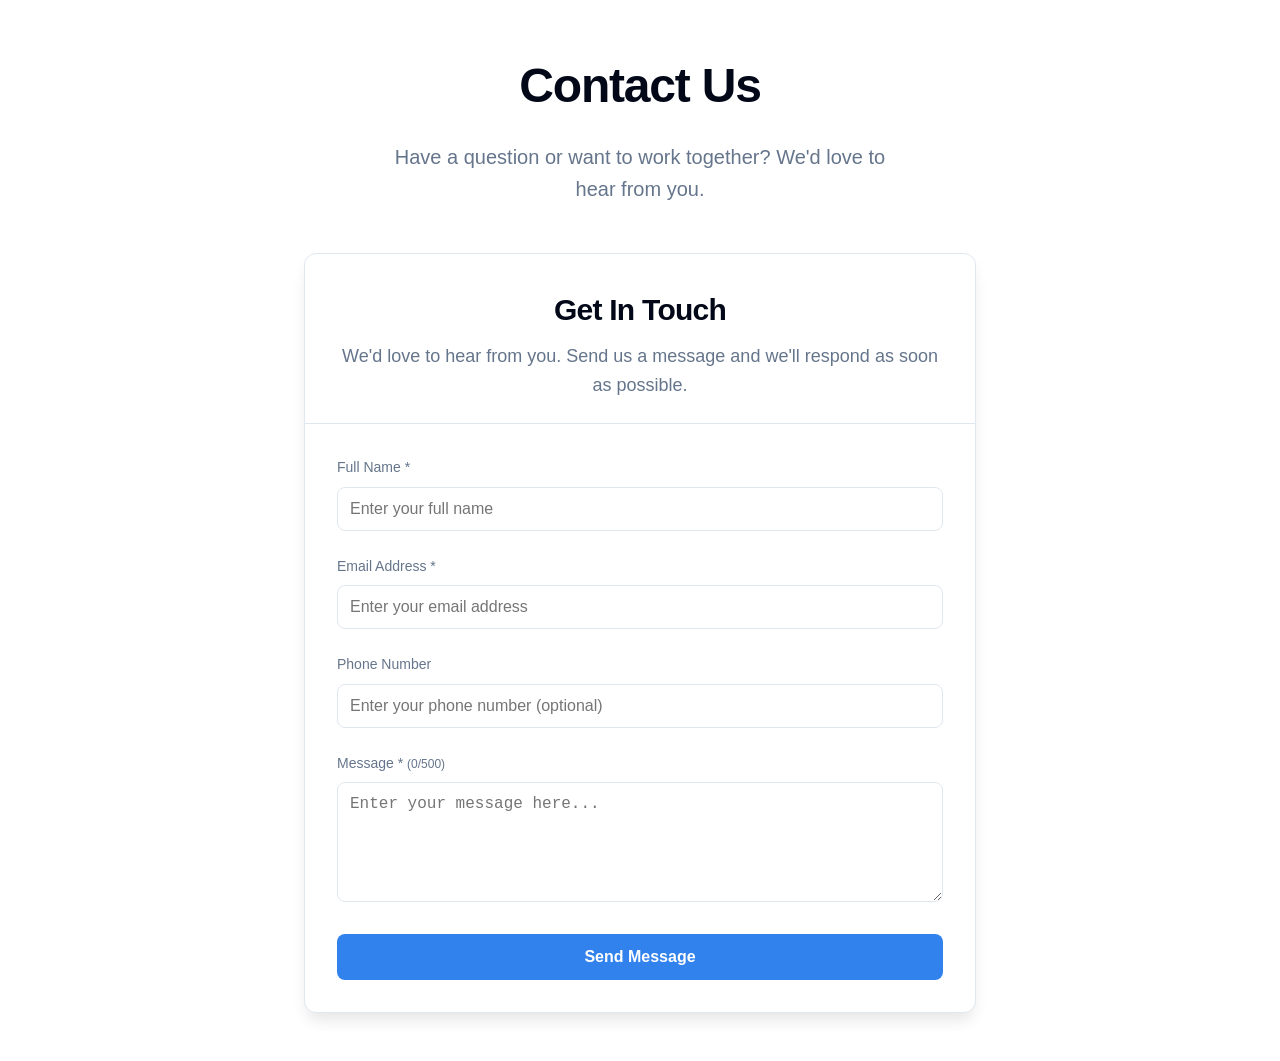
<file: contact-form.html>
<!DOCTYPE html>
<html lang="en">
<head>
    <meta charset="UTF-8">
    <meta name="viewport" content="width=device-width, initial-scale=1.0">
    <title>Contact Form</title>
    <style>
        :root {
            /* Light theme colors */
            --background: hsl(0, 0%, 100%);
            --foreground: hsl(222, 84%, 5%);
            --primary: hsl(214, 84%, 56%);
            --primary-hover: hsl(214, 84%, 48%);
            --primary-foreground: hsl(0, 0%, 100%);
            --form-background: hsl(0, 0%, 100%);
            --form-border: hsl(214, 31%, 91%);
            --form-border-focus: hsl(214, 84%, 56%);
            --form-input: hsl(0, 0%, 100%);
            --form-label: hsl(215, 16%, 47%);
            --success: hsl(142, 71%, 45%);
            --success-background: hsl(142, 71%, 95%);
            --destructive: hsl(0, 84%, 60%);
            --shadow: 0 4px 6px -1px rgba(0, 0, 0, 0.1);
            --shadow-lg: 0 10px 15px -3px rgba(0, 0, 0, 0.1);
        }

        @media (prefers-color-scheme: dark) {
            :root {
                --background: hsl(222, 84%, 5%);
                --foreground: hsl(210, 40%, 98%);
                --form-background: hsl(222, 84%, 5%);
                --form-border: hsl(217, 33%, 18%);
                --form-input: hsl(217, 33%, 18%);
                --form-label: hsl(215, 20%, 65%);
                --success-background: hsl(142, 71%, 15%);
            }
        }

        * {
            box-sizing: border-box;
            margin: 0;
            padding: 0;
        }

        body {
            font-family: -apple-system, BlinkMacSystemFont, "Segoe UI", Roboto, "Helvetica Neue", Arial, sans-serif;
            background-color: var(--background);
            color: var(--foreground);
            line-height: 1.6;
            min-height: 100vh;
            padding: 3rem 1rem;
        }

        .container {
            max-width: 1200px;
            margin: 0 auto;
        }

        .header {
            text-align: center;
            margin-bottom: 3rem;
        }

        .header h1 {
            font-size: 3rem;
            font-weight: 700;
            margin-bottom: 1rem;
            letter-spacing: -0.025em;
        }

        .header p {
            font-size: 1.25rem;
            color: var(--form-label);
            max-width: 32rem;
            margin: 0 auto;
        }

        .form-card {
            background: var(--form-background);
            border: 1px solid var(--form-border);
            border-radius: 0.75rem;
            box-shadow: var(--shadow-lg);
            max-width: 42rem;
            margin: 0 auto;
            overflow: hidden;
        }

        .form-header {
            padding: 2rem 2rem 1.5rem;
            text-align: center;
            border-bottom: 1px solid var(--form-border);
        }

        .form-header h2 {
            font-size: 1.875rem;
            font-weight: 700;
            margin-bottom: 0.5rem;
            letter-spacing: -0.025em;
        }

        .form-header p {
            font-size: 1.125rem;
            color: var(--form-label);
        }

        .form-content {
            padding: 2rem;
        }

        .form-group {
            margin-bottom: 1.5rem;
        }

        .form-label {
            display: block;
            font-size: 0.875rem;
            font-weight: 500;
            color: var(--form-label);
            margin-bottom: 0.5rem;
        }

        .character-count {
            font-size: 0.75rem;
            color: var(--form-label);
            font-weight: normal;
        }

        .form-input,
        .form-textarea {
            width: 100%;
            padding: 0.75rem;
            background: var(--form-input);
            border: 1px solid var(--form-border);
            border-radius: 0.5rem;
            font-size: 1rem;
            transition: all 0.2s ease;
            outline: none;
        }

        .form-input:focus,
        .form-textarea:focus {
            border-color: var(--form-border-focus);
            box-shadow: 0 0 0 3px hsl(214, 84%, 56%, 0.1);
        }

        .form-input.error,
        .form-textarea.error {
            border-color: var(--destructive);
        }

        .form-input.error:focus,
        .form-textarea.error:focus {
            border-color: var(--destructive);
            box-shadow: 0 0 0 3px hsl(0, 84%, 60%, 0.1);
        }

        .form-textarea {
            min-height: 7.5rem;
            resize: vertical;
        }

        .error-message {
            display: none;
            align-items: center;
            gap: 0.5rem;
            color: var(--destructive);
            font-size: 0.875rem;
            margin-top: 0.5rem;
        }

        .error-message.show {
            display: flex;
        }

        .error-icon {
            width: 1rem;
            height: 1rem;
            flex-shrink: 0;
        }

        .submit-button {
            width: 100%;
            background: var(--primary);
            color: var(--primary-foreground);
            border: none;
            padding: 0.875rem 1.5rem;
            font-size: 1rem;
            font-weight: 600;
            border-radius: 0.5rem;
            cursor: pointer;
            transition: all 0.2s ease;
            position: relative;
        }

        .submit-button:hover:not(:disabled) {
            background: var(--primary-hover);
            transform: scale(1.02);
        }

        .submit-button:focus {
            outline: none;
            box-shadow: 0 0 0 3px hsl(214, 84%, 56%, 0.3);
            transform: scale(1.02);
        }

        .submit-button:disabled {
            opacity: 0.5;
            cursor: not-allowed;
            transform: none;
        }

        .loading-spinner {
            display: none;
            width: 1rem;
            height: 1rem;
            border: 2px solid transparent;
            border-top: 2px solid var(--primary-foreground);
            border-radius: 50%;
            animation: spin 1s linear infinite;
            margin-right: 0.5rem;
        }

        .submit-button.loading .loading-spinner {
            display: inline-block;
        }

        .submit-button.loading .button-text {
            display: none;
        }

        .submit-button.loading .loading-text {
            display: inline;
        }

        .loading-text {
            display: none;
        }

        .success-message {
            display: none;
            background: var(--success-background);
            border: 1px solid var(--success);
            border-radius: 0.75rem;
            padding: 2rem;
            text-align: center;
            max-width: 42rem;
            margin: 0 auto;
        }

        .success-message.show {
            display: block;
        }

        .success-icon {
            width: 4rem;
            height: 4rem;
            color: var(--success);
            margin: 0 auto 1rem;
        }

        .success-message h3 {
            color: var(--success);
            font-size: 1.5rem;
            font-weight: 600;
            margin-bottom: 0.5rem;
        }

        .success-message p {
            color: var(--form-label);
        }

        @keyframes spin {
            to {
                transform: rotate(360deg);
            }
        }

        @media (max-width: 768px) {
            body {
                padding: 1.5rem 1rem;
            }

            .header h1 {
                font-size: 2.25rem;
            }

            .header p {
                font-size: 1.125rem;
            }

            .form-content {
                padding: 1.5rem;
            }

            .form-header {
                padding: 1.5rem 1.5rem 1rem;
            }

            .form-header h2 {
                font-size: 1.5rem;
            }

            .form-header p {
                font-size: 1rem;
            }
        }

        /* Hide/show form and success message */
        .form-card.hidden {
            display: none;
        }
    </style>
</head>
<body>
    <div class="container">
        <div class="header">
            <h1>Contact Us</h1>
            <p>Have a question or want to work together? We'd love to hear from you.</p>
        </div>

        <!-- Success Message -->
        <div class="success-message" id="successMessage">
            <svg class="success-icon" fill="none" stroke="currentColor" viewBox="0 0 24 24">
                <path stroke-linecap="round" stroke-linejoin="round" stroke-width="2" d="M9 12l2 2 4-4m6 2a9 9 0 11-18 0 9 9 0 0118 0z"></path>
            </svg>
            <h3>Message Sent Successfully!</h3>
            <p>Thank you for your message. We'll get back to you soon.</p>
        </div>

        <!-- Contact Form -->
        <div class="form-card" id="formCard">
            <div class="form-header">
                <h2>Get In Touch</h2>
                <p>We'd love to hear from you. Send us a message and we'll respond as soon as possible.</p>
            </div>
            <div class="form-content">
                <form id="contactForm" novalidate>
                    <div class="form-group">
                        <label for="fullName" class="form-label">Full Name *</label>
                        <input 
                            type="text" 
                            id="fullName" 
                            name="fullName" 
                            class="form-input" 
                            placeholder="Enter your full name"
                            required
                            aria-describedby="fullName-error"
                        >
                        <div class="error-message" id="fullName-error">
                            <svg class="error-icon" fill="none" stroke="currentColor" viewBox="0 0 24 24">
                                <path stroke-linecap="round" stroke-linejoin="round" stroke-width="2" d="M12 9v2m0 4h.01m-6.938 4h13.856c1.54 0 2.502-1.667 1.732-2.5L13.732 4c-.77-.833-1.964-.833-2.732 0L4.082 15.5c-.77.833.192 2.5 1.732 2.5z"></path>
                            </svg>
                            <span class="error-text"></span>
                        </div>
                    </div>

                    <div class="form-group">
                        <label for="email" class="form-label">Email Address *</label>
                        <input 
                            type="email" 
                            id="email" 
                            name="email" 
                            class="form-input" 
                            placeholder="Enter your email address"
                            required
                            aria-describedby="email-error"
                        >
                        <div class="error-message" id="email-error">
                            <svg class="error-icon" fill="none" stroke="currentColor" viewBox="0 0 24 24">
                                <path stroke-linecap="round" stroke-linejoin="round" stroke-width="2" d="M12 9v2m0 4h.01m-6.938 4h13.856c1.54 0 2.502-1.667 1.732-2.5L13.732 4c-.77-.833-1.964-.833-2.732 0L4.082 15.5c-.77.833.192 2.5 1.732 2.5z"></path>
                            </svg>
                            <span class="error-text"></span>
                        </div>
                    </div>

                    <div class="form-group">
                        <label for="phone" class="form-label">Phone Number</label>
                        <input 
                            type="tel" 
                            id="phone" 
                            name="phone" 
                            class="form-input" 
                            placeholder="Enter your phone number (optional)"
                            aria-describedby="phone-error"
                        >
                        <div class="error-message" id="phone-error">
                            <svg class="error-icon" fill="none" stroke="currentColor" viewBox="0 0 24 24">
                                <path stroke-linecap="round" stroke-linejoin="round" stroke-width="2" d="M12 9v2m0 4h.01m-6.938 4h13.856c1.54 0 2.502-1.667 1.732-2.5L13.732 4c-.77-.833-1.964-.833-2.732 0L4.082 15.5c-.77.833.192 2.5 1.732 2.5z"></path>
                            </svg>
                            <span class="error-text"></span>
                        </div>
                    </div>

                    <div class="form-group">
                        <label for="message" class="form-label">
                            Message * 
                            <span class="character-count" id="charCount">(0/500)</span>
                        </label>
                        <textarea 
                            id="message" 
                            name="message" 
                            class="form-textarea" 
                            placeholder="Enter your message here..."
                            required
                            maxlength="500"
                            aria-describedby="message-error"
                        ></textarea>
                        <div class="error-message" id="message-error">
                            <svg class="error-icon" fill="none" stroke="currentColor" viewBox="0 0 24 24">
                                <path stroke-linecap="round" stroke-linejoin="round" stroke-width="2" d="M12 9v2m0 4h.01m-6.938 4h13.856c1.54 0 2.502-1.667 1.732-2.5L13.732 4c-.77-.833-1.964-.833-2.732 0L4.082 15.5c-.77.833.192 2.5 1.732 2.5z"></path>
                            </svg>
                            <span class="error-text"></span>
                        </div>
                    </div>

                    <button type="submit" class="submit-button" id="submitButton">
                        <div class="loading-spinner"></div>
                        <span class="button-text">Send Message</span>
                        <span class="loading-text">Sending...</span>
                    </button>
                </form>
            </div>
        </div>
    </div>

    <script>
        // Form validation and handling
        const form = document.getElementById('contactForm');
        const submitButton = document.getElementById('submitButton');
        const formCard = document.getElementById('formCard');
        const successMessage = document.getElementById('successMessage');
        const charCount = document.getElementById('charCount');
        
        // Field references
        const fields = {
            fullName: document.getElementById('fullName'),
            email: document.getElementById('email'),
            phone: document.getElementById('phone'),
            message: document.getElementById('message')
        };

        // Validation functions
        const validators = {
            fullName: (value) => {
                if (!value.trim()) return 'Full name is required';
                if (value.trim().length < 2) return 'Name must be at least 2 characters';
                if (value.trim().length > 50) return 'Name must be less than 50 characters';
                return null;
            },
            email: (value) => {
                if (!value.trim()) return 'Email is required';
                const emailRegex = /^[^\s@]+@[^\s@]+\.[^\s@]+$/;
                if (!emailRegex.test(value)) return 'Please enter a valid email address';
                return null;
            },
            phone: (value) => {
                if (!value.trim()) return null; // Optional field
                const phoneRegex = /^[\+]?[1-9][\d]{0,15}$/;
                if (!phoneRegex.test(value.replace(/[\s\-\(\)]/g, ''))) {
                    return 'Please enter a valid phone number';
                }
                return null;
            },
            message: (value) => {
                if (!value.trim()) return 'Message is required';
                if (value.trim().length < 10) return 'Message must be at least 10 characters';
                if (value.trim().length > 500) return 'Message must be less than 500 characters';
                return null;
            }
        };

        // Show/hide error message
        function showError(fieldName, message) {
            const field = fields[fieldName];
            const errorDiv = document.getElementById(`${fieldName}-error`);
            const errorText = errorDiv.querySelector('.error-text');
            
            field.classList.add('error');
            field.setAttribute('aria-invalid', 'true');
            errorText.textContent = message;
            errorDiv.classList.add('show');
        }

        function hideError(fieldName) {
            const field = fields[fieldName];
            const errorDiv = document.getElementById(`${fieldName}-error`);
            
            field.classList.remove('error');
            field.setAttribute('aria-invalid', 'false');
            errorDiv.classList.remove('show');
        }

        // Validate single field
        function validateField(fieldName) {
            const value = fields[fieldName].value;
            const error = validators[fieldName](value);
            
            if (error) {
                showError(fieldName, error);
                return false;
            } else {
                hideError(fieldName);
                return true;
            }
        }

        // Validate entire form
        function validateForm() {
            let isValid = true;
            Object.keys(fields).forEach(fieldName => {
                if (!validateField(fieldName)) {
                    isValid = false;
                }
            });
            return isValid;
        }

        // Update character count
        function updateCharCount() {
            const length = fields.message.value.length;
            charCount.textContent = `(${length}/500)`;
        }

        // Add event listeners
        Object.keys(fields).forEach(fieldName => {
            const field = fields[fieldName];
            
            // Clear error on input
            field.addEventListener('input', () => {
                hideError(fieldName);
                if (fieldName === 'message') {
                    updateCharCount();
                }
            });
            
            // Validate on blur
            field.addEventListener('blur', () => {
                validateField(fieldName);
            });
        });

        // Form submission
        form.addEventListener('submit', async (e) => {
            e.preventDefault();
            
            if (!validateForm()) {
                return;
            }

            // Show loading state
            submitButton.classList.add('loading');
            submitButton.disabled = true;

            // Simulate form submission
            try {
                await new Promise(resolve => setTimeout(resolve, 1500));
                
                // Show success message
                formCard.classList.add('hidden');
                successMessage.classList.add('show');
                
                // Reset form after 4 seconds
                setTimeout(() => {
                    form.reset();
                    updateCharCount();
                    Object.keys(fields).forEach(hideError);
                    
                    // Return to form
                    successMessage.classList.remove('show');
                    formCard.classList.remove('hidden');
                    submitButton.classList.remove('loading');
                    submitButton.disabled = false;
                }, 4000);
                
            } catch (error) {
                console.error('Submission error:', error);
                submitButton.classList.remove('loading');
                submitButton.disabled = false;
            }
        });

        // Initialize character count
        updateCharCount();
    </script>
</body>
</html>
</file>
